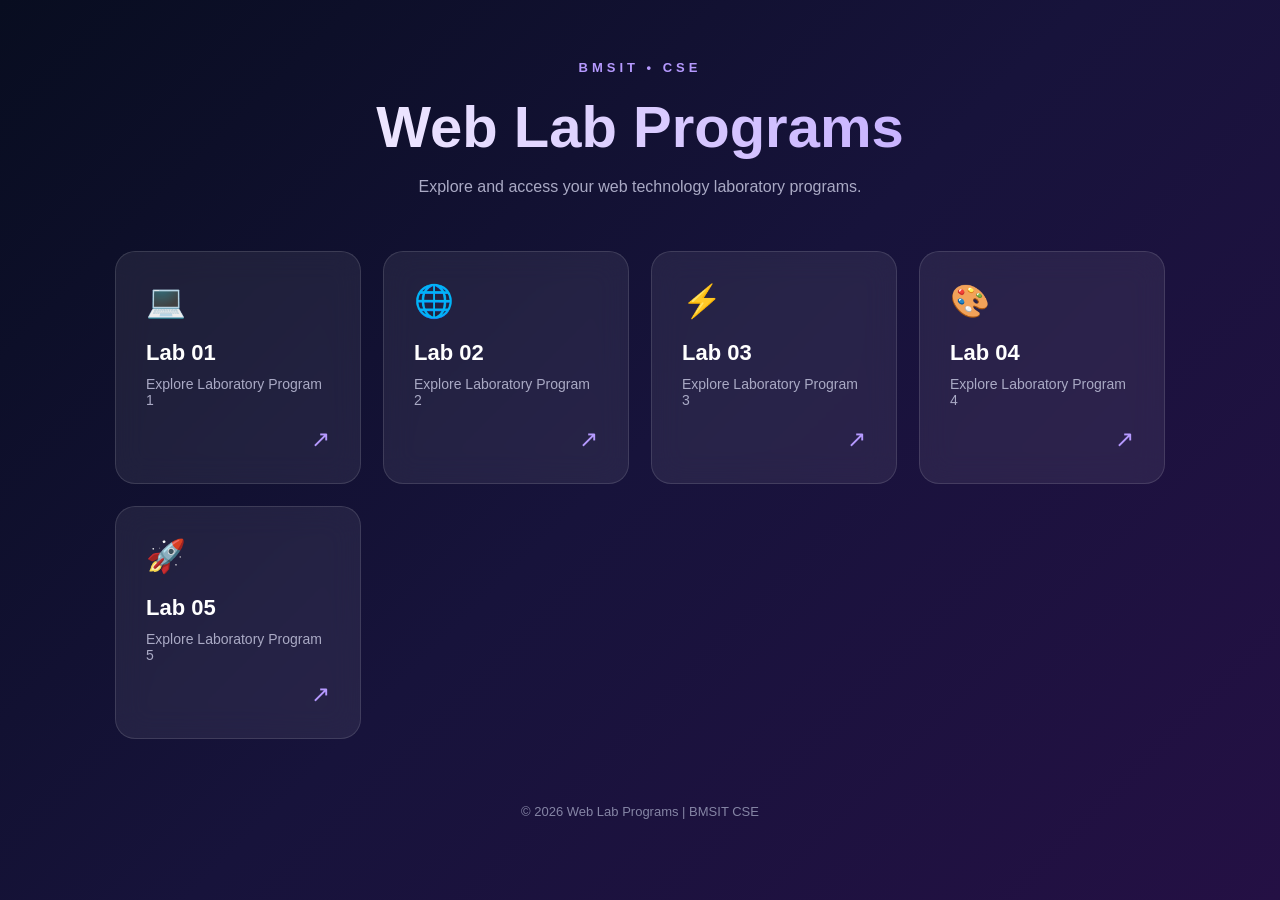
<file: index.html>
<!DOCTYPE html>
<html lang="en">
<head>
<meta charset="UTF-8">
<meta name="viewport" content="width=device-width, initial-scale=1.0">
<title>Web Lab Programs</title>

<style>
* {
    margin: 0;
    padding: 0;
    box-sizing: border-box;
}

body {
    font-family: 'Segoe UI', sans-serif;
    min-height: 100vh;
    background: linear-gradient(135deg, #080d20, #17133b, #241044);
    color: white;
    padding: 60px 20px;
}

.container {
    max-width: 1050px;
    margin: auto;
}

.header {
    text-align: center;
    margin-bottom: 55px;
}

.header .tag {
    color: #b69aff;
    letter-spacing: 4px;
    font-size: 13px;
    font-weight: bold;
}

h1 {
    font-size: clamp(36px, 6vw, 58px);
    margin: 18px 0;
    background: linear-gradient(90deg, #fff, #b69aff);
    -webkit-background-clip: text;
    color: transparent;
}

.header p {
    color: #aaaac5;
    font-size: 16px;
}

.lab-grid {
    display: grid;
    grid-template-columns: repeat(auto-fit, minmax(220px, 1fr));
    gap: 22px;
}

.lab-card {
    text-decoration: none;
    color: white;
    padding: 30px;
    border: 1px solid rgba(255,255,255,0.12);
    background: rgba(255,255,255,0.07);
    backdrop-filter: blur(15px);
    border-radius: 20px;
    transition: 0.3s ease;
}

.lab-card:hover {
    transform: translateY(-9px);
    border-color: #a78bfa;
    background: rgba(167,139,250,0.14);
    box-shadow: 0 12px 35px rgba(124,58,237,0.2);
}

.icon {
    font-size: 32px;
    margin-bottom: 20px;
}

.lab-card h2 {
    font-size: 22px;
    margin-bottom: 10px;
}

.lab-card p {
    color: #aaaac5;
    font-size: 14px;
}

.arrow {
    display: block;
    text-align: right;
    color: #b69aff;
    font-size: 23px;
    margin-top: 18px;
}

footer {
    text-align: center;
    margin-top: 65px;
    color: #8585a5;
    font-size: 13px;
}

</style>
</head>

<body>

<div class="container">

    <header class="header">
        <div class="tag">BMSIT • CSE</div>
        <h1>Web Lab Programs</h1>
        <p>Explore and access your web technology laboratory programs.</p>
    </header>

    <main class="lab-grid">

        <a href="Lab1.html" class="lab-card">
            <div class="icon">💻</div>
            <h2>Lab 01</h2>
            <p>Explore Laboratory Program 1</p>
            <span class="arrow">↗</span>
        </a>

        <a href="Lab2.html" class="lab-card">
            <div class="icon">🌐</div>
            <h2>Lab 02</h2>
            <p>Explore Laboratory Program 2</p>
            <span class="arrow">↗</span>
        </a>

        <a href="Lab3.html" class="lab-card">
            <div class="icon">⚡</div>
            <h2>Lab 03</h2>
            <p>Explore Laboratory Program 3</p>
            <span class="arrow">↗</span>
        </a>

        <a href="Lab4.html" class="lab-card">
            <div class="icon">🎨</div>
            <h2>Lab 04</h2>
            <p>Explore Laboratory Program 4</p>
            <span class="arrow">↗</span>
        </a>

        <a href="Lab5.html" class="lab-card">
            <div class="icon">🚀</div>
            <h2>Lab 05</h2>
            <p>Explore Laboratory Program 5</p>
            <span class="arrow">↗</span>
        </a>

    </main>

    <footer>
        © 2026 Web Lab Programs | BMSIT CSE
    </footer>

</div>

</body>
</html>
</file>
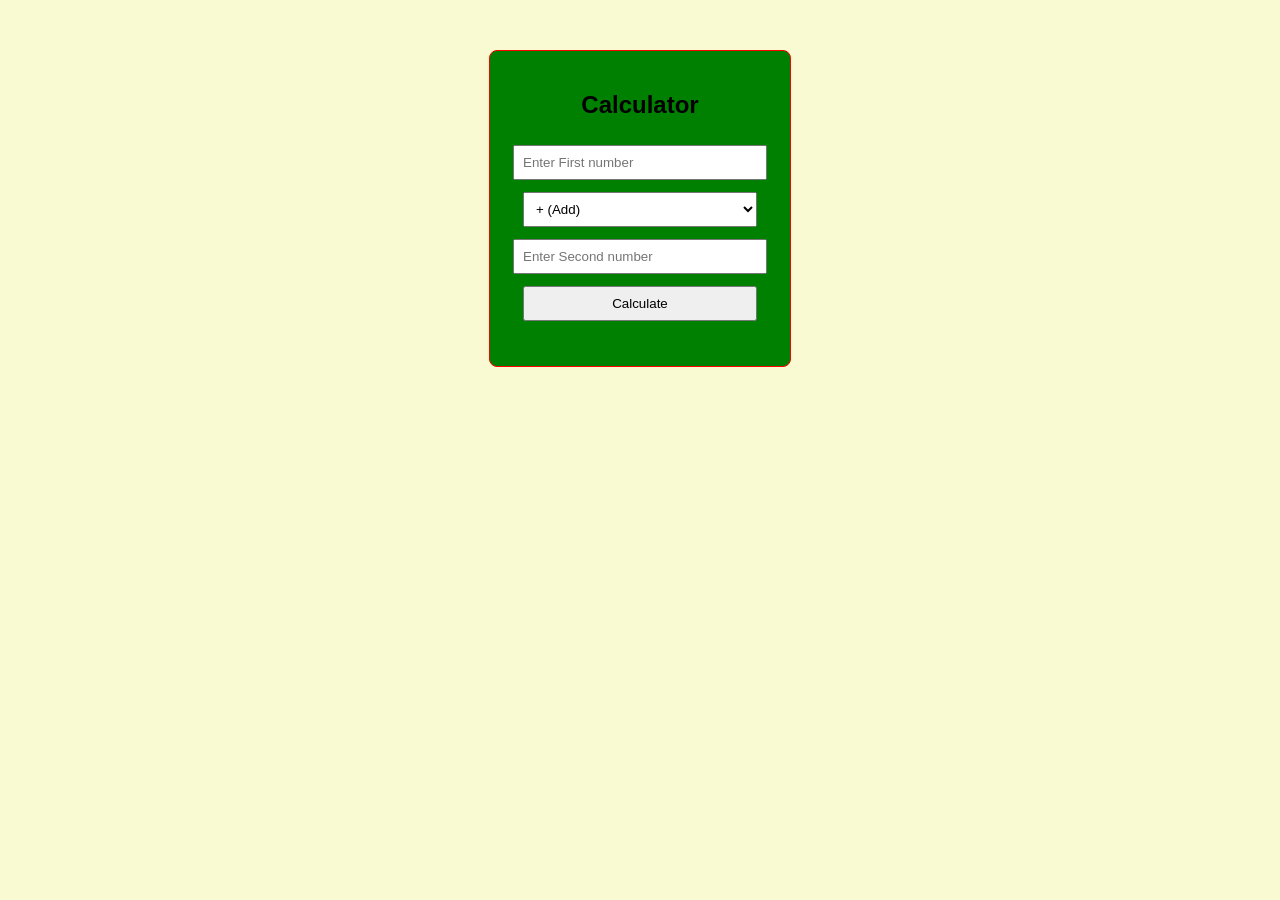
<file: Lab1.html>
<!DOCTYPE html>
<html>
<head>
  <title>Simple Calculator</title>
  <style>
    body
    {
      font-family: Arial;
      background-color:lightgoldenrodyellow;
    }

    #calculatorBox
    {
      width: 260px;
      margin: 50px auto;
      padding: 20px;
      background-color:green;
      border: 1px solid red;
      border-radius: 8px;
      text-align: center;
    }

    input, select, button
    {
      width: 90%;
      padding: 8px;
      margin: 6px 0;
    }
  </style>
</head>
<body>
  <div id="calculatorBox">
    <h2>Calculator</h2>

    <input type="number" id="firstNumber" placeholder="Enter First number">

    <select id="operator">
      <option value="+">+ (Add)</option>
      <option value="-">- (Subtract)</option>
      <option value="*">* (Multiply)</option>
      <option value="/">/ (Divide)</option>
    </select>

    <input type="number" id="secondNumber" placeholder="Enter Second number">

    <button onclick="calculate()">Calculate</button>

    <h3 id="resultText"></h3>
  </div>

  <script>
    function calculate()
    {
      // Read the values entered by the user
      var firstNumber = parseFloat(document.getElementById("firstNumber").value);
      var secondNumber = parseFloat(document.getElementById("secondNumber").value);
      var operator = document.getElementById("operator").value;
      var result;

      // Check that both inputs are valid numbers
      if (isNaN(firstNumber) || isNaN(secondNumber))
      {
        document.getElementById("resultText").innerText = "Please enter both numbers";
        return;
      }

      // Perform the selected operation
      if (operator == "+")
      {
        result = firstNumber + secondNumber;
      }
      else if (operator == "-")
      {
        result = firstNumber - secondNumber;
      }
      else if (operator == "*")
      {
        result = firstNumber * secondNumber;
      }
      else if (operator == "/")
      {
        if (secondNumber == 0)
        {
          document.getElementById("resultText").innerText = "Cannot divide by zero";
          return;
        }
        result = firstNumber / secondNumber;
      }

      // Show the result
      document.getElementById("resultText").innerText = "Result = " + result;
    }
  </script>
</body>
</file>
